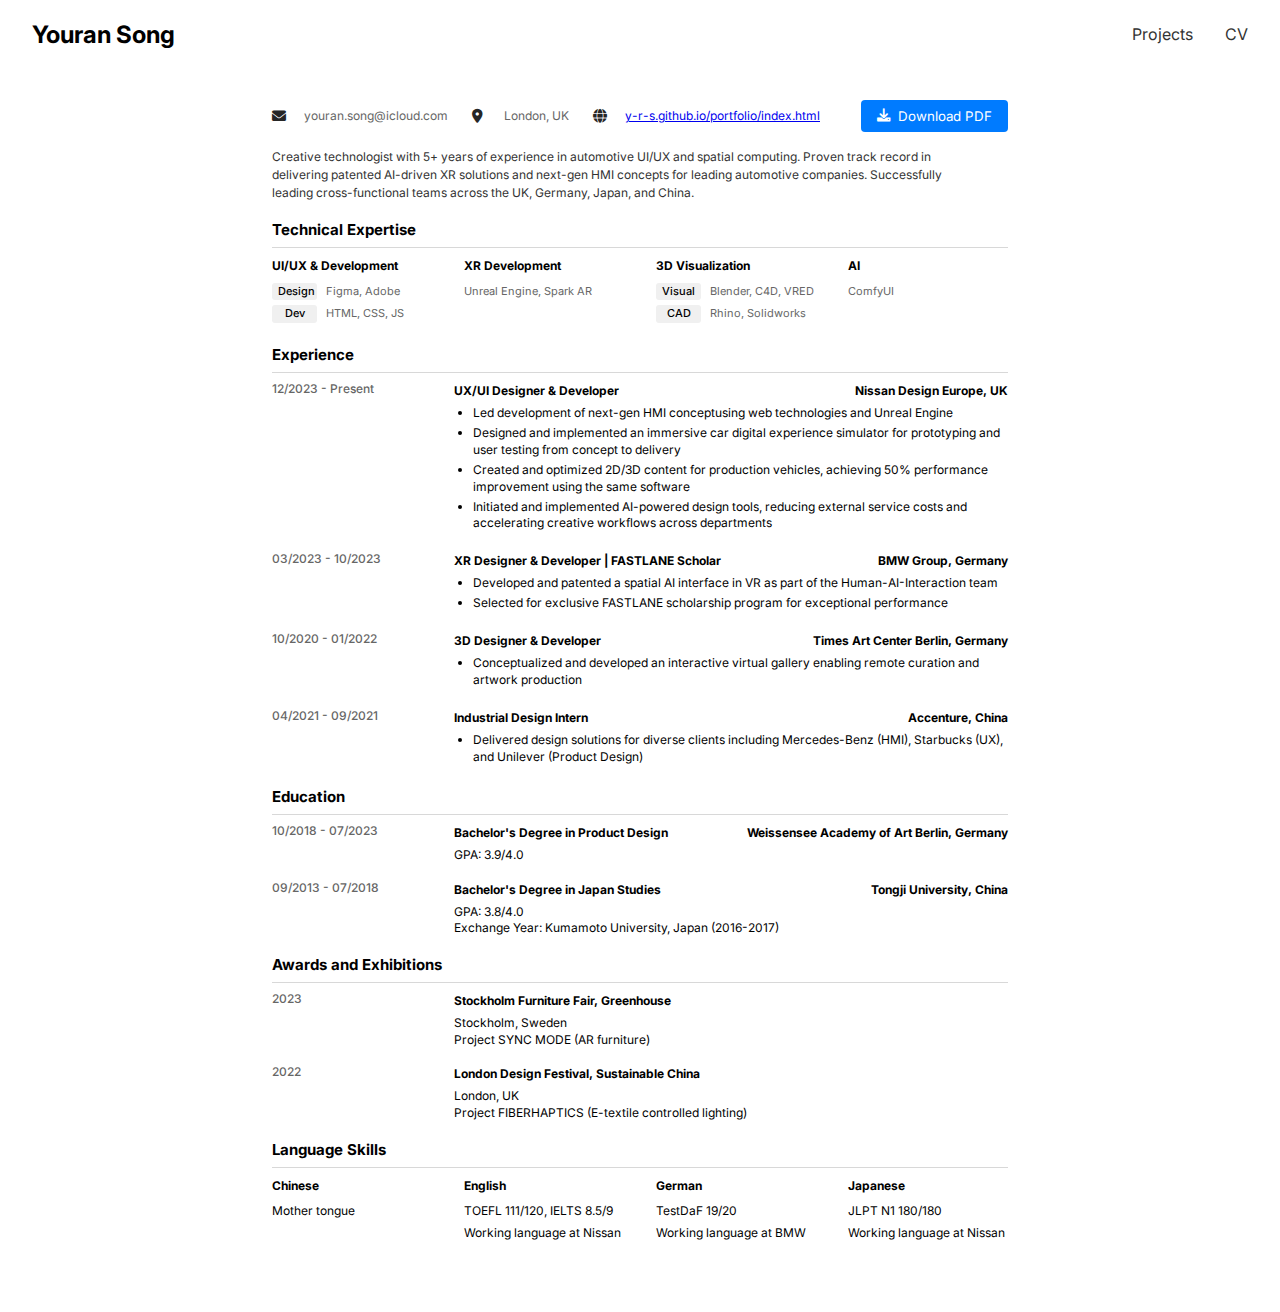
<file: cv.html>
<!DOCTYPE html>
<html lang="en">
  <head>
    <meta charset="UTF-8" />
    <meta name="viewport" content="width=device-width, initial-scale=1.0" />
    <meta name="format-detection" content="telephone=no" />
    <title>Youran Song - CV</title>
    <link rel="stylesheet" href="css/style.css" />
    <link rel="stylesheet" href="css/cv.css" />
    <link
      href="https://fonts.googleapis.com/css2?family=Inter:wght@400;500;600;700&display=swap"
      rel="stylesheet"
    />
    <link
      rel="stylesheet"
      href="https://cdnjs.cloudflare.com/ajax/libs/font-awesome/6.0.0/css/all.min.css"
    />
  </head>
  <body>
    <nav class="navbar">
      <div class="logo">Youran Song</div>
      <div class="burger">
        <div class="line1"></div>
        <div class="line2"></div>
        <div class="line3"></div>
      </div>
      <ul class="nav-links">
        <li><a href="index.html#projects">Projects</a></li>
        <li><a href="#" class="active">CV</a></li>
      </ul>
    </nav>

    <main class="cv-container">
      <div class="cv-header">
        <div class="cv-contact">
          <p><i class="fas fa-envelope"></i>youran.song@icloud.com</p>
          <p><i class="fas fa-location-dot"></i>London, UK</p>
          <p>
            <i class="fas fa-globe"></i
            ><a
              href="https://y-r-s.github.io/portfolio/index.html"
              target="_blank"
              >y-r-s.github.io/portfolio/index.html</a
            >
          </p>
        </div>
        <div class="cv-actions">
          <button onclick="window.print()" class="download-btn">
            <i class="fas fa-download"></i> Download PDF
          </button>
        </div>
      </div>

      <section class="profile">
        <p>
          Creative technologist with 5+ years of experience in automotive UI/UX
          and spatial computing. Proven track record in delivering patented
          AI-driven XR solutions and next-gen HMI concepts for leading
          automotive companies. Successfully leading cross-functional teams
          across the UK, Germany, Japan, and China.
        </p>
      </section>

      <section class="cv-section">
        <h2>Technical Expertise</h2>
        <div class="technical-grid">
          <div class="cv-item">
            <div class="cv-content">
              <h3>UI/UX & Development</h3>
              <p>
                <span class="skill-tag">Design</span>
                <span class="skill-tools">Figma, Adobe</span>
              </p>
              <p>
                <span class="skill-tag">Dev</span>
                <span class="skill-tools">HTML, CSS, JS</span>
              </p>
            </div>
          </div>

          <div class="cv-item">
            <div class="cv-content">
              <h3>XR Development</h3>
              <p>
                <span class="skill-tools">Unreal Engine, Spark AR</span>
              </p>
            </div>
          </div>

          <div class="cv-item">
            <div class="cv-content">
              <h3>3D Visualization</h3>
              <p>
                <span class="skill-tag">Visual</span>
                <span class="skill-tools">Blender, C4D, VRED</span>
              </p>
              <p>
                <span class="skill-tag">CAD</span>
                <span class="skill-tools">Rhino, Solidworks</span>
              </p>
            </div>
          </div>

          <div class="cv-item">
            <div class="cv-content">
              <h3>AI</h3>
              <p>
                <span class="skill-tools">ComfyUI</span>
              </p>
            </div>
          </div>
        </div>
      </section>

      <section class="cv-section">
        <h2>Experience</h2>
        <div class="cv-item">
          <div class="cv-date">12/2023 - Present</div>
          <div class="cv-content">
            <h3>
              <span>UX/UI Designer & Developer</span>
              <span class="company">Nissan Design Europe, UK</span>
            </h3>
            <ul>
              <li>
                Led development of next-gen HMI conceptusing web technologies
                and Unreal Engine
              </li>
              <li>
                Designed and implemented an immersive car digital experience
                simulator for prototyping and user testing from concept to
                delivery
              </li>
              <li>
                Created and optimized 2D/3D content for production vehicles,
                achieving 50% performance improvement using the same software
              </li>
              <li>
                Initiated and implemented AI-powered design tools, reducing
                external service costs and accelerating creative workflows
                across departments
              </li>
            </ul>
          </div>
        </div>

        <div class="cv-item">
          <div class="cv-date">03/2023 - 10/2023</div>
          <div class="cv-content">
            <h3>
              <span>XR Designer & Developer | FASTLANE Scholar</span>
              <span class="company">BMW Group, Germany</span>
            </h3>
            <ul>
              <li>
                Developed and patented a spatial AI interface in VR as part of
                the Human-AI-Interaction team
              </li>
              <li>
                Selected for exclusive FASTLANE scholarship program for
                exceptional performance
              </li>
            </ul>
          </div>
        </div>

        <div class="cv-item">
          <div class="cv-date">10/2020 - 01/2022</div>
          <div class="cv-content">
            <h3>
              <span>3D Designer & Developer</span>
              <span class="company">Times Art Center Berlin, Germany</span>
            </h3>
            <ul>
              <li>
                Conceptualized and developed an interactive virtual gallery
                enabling remote curation and artwork production
              </li>
            </ul>
          </div>
        </div>

        <div class="cv-item">
          <div class="cv-date">04/2021 - 09/2021</div>
          <div class="cv-content">
            <h3>
              <span>Industrial Design Intern</span>
              <span class="company">Accenture, China</span>
            </h3>
            <ul>
              <li>
                Delivered design solutions for diverse clients including
                Mercedes-Benz (HMI), Starbucks (UX), and Unilever (Product
                Design)
              </li>
            </ul>
          </div>
        </div>
      </section>

      <section class="cv-section">
        <h2>Education</h2>
        <div class="cv-item">
          <div class="cv-date">10/2018 - 07/2023</div>
          <div class="cv-content">
            <h3>
              <span>Bachelor's Degree in Product Design</span>
              <span class="company"
                >Weissensee Academy of Art Berlin, Germany</span
              >
            </h3>
            <p>GPA: 3.9/4.0</p>
          </div>
        </div>

        <div class="cv-item">
          <div class="cv-date">09/2013 - 07/2018</div>
          <div class="cv-content">
            <h3>
              <span>Bachelor's Degree in Japan Studies</span>
              <span class="company">Tongji University, China</span>
            </h3>
            <p>GPA: 3.8/4.0</p>
            <p>Exchange Year: Kumamoto University, Japan (2016-2017)</p>
          </div>
        </div>
      </section>

      <section class="cv-section" id="awards">
        <h2>Awards and Exhibitions</h2>
        <div class="cv-item">
          <div class="cv-date">2023</div>
          <div class="cv-content">
            <h3>Stockholm Furniture Fair, Greenhouse</h3>
            <p>Stockholm, Sweden</p>
            <p>Project SYNC MODE (AR furniture)</p>
          </div>
        </div>
        <div class="cv-item">
          <div class="cv-date">2022</div>
          <div class="cv-content">
            <h3>London Design Festival, Sustainable China</h3>
            <p>London, UK</p>
            <p>Project FIBERHAPTICS (E-textile controlled lighting)</p>
          </div>
        </div>
      </section>

      <section class="cv-section">
        <h2>Language Skills</h2>
        <div class="technical-grid">
          <div class="cv-item">
            <div class="cv-content">
              <h3>Chinese</h3>
              <p>Mother tongue</p>
            </div>
          </div>

          <div class="cv-item">
            <div class="cv-content">
              <h3>English</h3>
              <p>TOEFL 111/120, IELTS 8.5/9</p>
              <p>Working language at Nissan</p>
            </div>
          </div>

          <div class="cv-item">
            <div class="cv-content">
              <h3>German</h3>
              <p>TestDaF 19/20</p>
              <p>Working language at BMW</p>
            </div>
          </div>

          <div class="cv-item">
            <div class="cv-content">
              <h3>Japanese</h3>
              <p>JLPT N1 180/180</p>
              <p>Working language at Nissan</p>
            </div>
          </div>
        </div>
      </section>

      <!-- Add more sections as needed -->
    </main>
    <script src="js/main.js"></script>
  </body>
</html>
</file>
<file: css/cv.css>
/* Base styles */
.cv-container {
    max-width: 800px;
    margin: 100px auto 50px;
    padding: 0 2rem;
    font-size: 14px;
}

/* Header styles */
.cv-header {
    display: flex;
    justify-content: space-between;
    align-items: center;
    margin-bottom: 1rem;
}

.cv-header h1 {
    display: none;
}

/* Contact info */
.cv-contact {
    display: flex;
    gap: 1.5rem;
    color: #666;
    font-size: 12px;
}

.cv-contact p {
    display: flex;
    align-items: center;
    gap: 0.5rem;
}

.cv-contact i {
    color: #262626;
    font-size: 14px;
    width: 1.5rem;
}

/* Download button */
.cv-actions {
    display: flex;
    gap: 1rem;
}

.download-btn {
    padding: 0.5rem 1rem;
    background-color: #007bff;
    color: white;
    border: none;
    border-radius: 4px;
    cursor: pointer;
    display: flex;
    align-items: center;
    gap: 0.5rem;
    font-family: 'Inter', sans-serif;
}

/* Profile section */
.profile {
    margin-bottom: 1rem;
}

.profile p {
    color: #333;
    line-height: 1.5;
    font-size: 12px;
    max-width: 95%;
    margin-top: 0;
}

/* Section styles */
.cv-section {
    margin-bottom: 1rem;
}

.cv-section h2 {
    font-size: 15px;
    border-bottom: 1px solid #d8d8d8;
    padding-bottom: 0.3rem;
    margin-bottom: 0.5rem;
}

/* Content grid */
.cv-item {
    display: grid;
    grid-template-columns: 150px 1fr;
    gap: 2rem;
    margin-bottom: 1rem;
}

.cv-date {
    color: #666;
    font-weight: 500;
    font-size: 12px;
    line-height: 1.4;
    text-decoration: none;
    -webkit-text-decoration: none;
    pointer-events: none;
    -webkit-tap-highlight-color: transparent;
}

.cv-content h3 {
    font-size: 12px;
    margin-bottom: 0.3rem;
    display: flex;
    justify-content: space-between;
    align-items: center;
}

.cv-content h3 span.company {
    color: #000000;
    font-weight: bold;
}

.cv-content p, 
.cv-content li {
    font-size: 12px;
    line-height: 1.4;
}

.cv-content ul {
    margin-top: 0.3rem;
    padding-left: 1.2rem;
}

.cv-content li {
    margin-bottom: 0.2rem;
}

/* Technical expertise grid */
.technical-grid {
    display: flex;
    gap: 2rem;
    margin-bottom: 1rem;
}

.technical-grid .cv-item {
    flex: 1;
    display: block;
    margin-bottom: 0;
}

.technical-grid .cv-content {
    width: 100%;
}

.technical-grid .cv-content h3 {
    margin-bottom: 0.5rem;
}

.technical-grid .cv-content p {
    margin-bottom: 0.3rem;
}

/* Skill tags */
.skill-tag {
    display: inline-block;
    background: #f0f0f0;
    padding: 1px 6px;
    border-radius: 3px;
    margin-right: 6px;
    font-weight: 500;
    font-size: 11px;
    width: 45px;
    text-align: center;
}

.skill-tools {
    display: inline-block;
    color: #666;
    font-size: 11px;
    white-space: nowrap;
}

/* Navigation styles */
.navbar {
    position: fixed;
    top: 0;
    left: 0;
    right: 0;
    padding: 1rem 2rem;
    display: flex;
    justify-content: space-between;
    align-items: center;
    background: white;
    z-index: 1000;
}

.burger {
    display: none;
    cursor: pointer;
}

.burger div {
    width: 25px;
    height: 3px;
    background-color: black;
    margin: 5px;
    transition: all 0.3s ease;
}

/* Mobile styles */
@media screen and (max-width: 768px) {
    .cv-container {
        margin: 80px auto 30px;
        padding: 0 1.5rem;
        max-width: 100%;
    }

    .cv-header {
        flex-direction: column;
        align-items: flex-start;
        gap: 1.2rem;
        margin-top: 2rem;
        margin-bottom: 2rem;
    }

    .cv-contact {
        flex-direction: column;
        gap: 0.8rem;
        font-size: 15px;
    }

    .cv-actions {
        display: none;
    }

    .cv-item {
        grid-template-columns: 1fr;
        gap: 0.5rem;
        margin-bottom: 2rem;
        padding-bottom: 0.5rem;
    }

    .cv-date {
        font-size: 15px;
        margin-bottom: 0.3rem;
        color: #444;
    }

    .cv-section h2 {
        font-size: 20px;
        margin-bottom: 1.8rem;
        padding-bottom: 0.5rem;
        border-bottom: 2px solid #d8d8d8;
    }

    .cv-content h3 {
        font-size: 16px;
        margin-bottom: 0.8rem;
        line-height: 1.4;
    }

    .cv-content p, 
    .cv-content li {
        font-size: 15px;
        line-height: 1.6;
        margin-bottom: 0.5rem;
    }

    .profile p {
        font-size: 15px;
        line-height: 1.7;
        max-width: 100%;
        margin-bottom: 2rem;
    }

    .skill-tag {
        width: 66px;
        padding: 3px 8px;
        font-size: 15px;
    }

    .skill-tools {
        font-size: 15px;
        padding: 3px 8px;
    }

    .technical-grid {
        display: grid;
        grid-template-columns: 1fr 1fr;
        gap: 1.5rem;
        margin-bottom: 2rem;
    }

    .cv-section {
        margin-bottom: 3.5rem;
    }

    .cv-content ul {
        padding-left: 1.2rem;
        margin-top: 0.5rem;
    }

    .cv-content li {
        margin-bottom: 0.8rem;
    }

    .burger {
        display: block;
    }

    .nav-links {
        position: fixed;
        right: 0;
        height: 100vh;
        top: 0;
        background-color: #fff;
        display: flex;
        flex-direction: column;
        align-items: center;
        width: 50%;
        transform: translateX(100%);
        transition: transform 0.5s ease-in;
        padding-top: 60px;
    }

    .nav-links.nav-active {
        transform: translateX(0%);
    }

    .toggle .line1 { transform: rotate(-45deg) translate(-5px, 6px); }
    .toggle .line2 { opacity: 0; }
    .toggle .line3 { transform: rotate(45deg) translate(-5px, -6px); }
}

/* Small screen adjustments */
@media screen and (max-width: 480px) {
    .cv-container {
        margin: 60px auto 20px;
    }

    .cv-header h1 {
        font-size: 20px;
    }

    .download-btn {
        padding: 0.4rem 0.8rem;
        font-size: 12px;
    }

    .technical-grid {
        display: flex;
        flex-direction: column;
        gap: 1rem;
    }
}

/* Print styles */
@media print {
    /* Add white background */
    body {
        print-color-adjust: exact;
        -webkit-print-color-adjust: exact;
        margin: 0;
        max-height: 297mm;
        overflow: hidden;
        background-color: white;
    }

    .cv-container {
        page-break-after: always;
        max-height: 100vh;
        overflow: hidden;
        background-color: white;
    }

    /* Hide website link */
    .cv-contact p:last-child {
        display: none;
    }

    .cv-header {
        justify-content: flex-start;
        margin-top: 0;
    }

    .cv-header h1 {
        display: block;
        font-size: 22px;
        margin-bottom: 0;
    }

    .cv-actions, #awards {
        display: none;
    }

    @page {
        margin: 0;
        size: A4;
    }

    .cv-section {
        page-break-inside: avoid;
    }

    head, script, style {
        display: none;
    }
}
</file>
<file: css/style.css>
/* Add Inter font import at the top of the file */
@import url('https://fonts.googleapis.com/css2?family=Inter:wght@400;500;600;700&display=swap');

/* Reset and base styles */
* {
    margin: 0;
    padding: 0;
    box-sizing: border-box;
}

body {
    font-family: 'Inter', sans-serif;
    line-height: 1.6;
    min-height: 100vh;
    display: flex;
    flex-direction: column;
}

/* Navigation */
.navbar {
    position: fixed;
    top: 0;
    width: 100%;
    display: flex;
    justify-content: space-between;
    align-items: center;
    padding: 1rem 2rem;
    background-color: #fff;
    z-index: 1000;
}

.logo {
    font-size: 1.5rem;
    font-weight: bold;
}

.nav-links {
    display: flex;
    list-style: none;
}

.nav-links li {
    margin-left: 2rem;
}

.nav-links a {
    text-decoration: none;
    color: #333;
    transition: color 0.3s ease;
}

.nav-links a:hover {
    color: #007bff;
}

/* Hero Section */
.hero {
    height: 100vh;
    display: flex;
    align-items: center;
    justify-content: center;
    text-align: center;
    /* background-color: #f8f9fa; */
}

.hero-content h1 {
    font-size: 3rem;
    margin-bottom: 1rem;
}

.cta-button {
    display: inline-block;
    padding: 1rem 2rem;
    background-color: #007bff;
    color: #fff;
    text-decoration: none;
    border-radius: 5px;
    margin-top: 1rem;
    transition: background-color 0.3s ease;
}

.cta-button:hover {
    background-color: #0056b3;
}

/* Projects Section */
.projects {
    padding: 8rem 0 0;
    flex: 1;
}

.project-grid {
    max-width: 1200px;
    margin: 0 auto;
    display: grid;
    grid-template-columns: repeat(auto-fit, minmax(300px, 1fr));
    gap: 0;
}

.project-card {
    border-radius: 0;
    padding: 0;
    position: relative;
    margin: 0;
    border: 1px solid #000;
}

.project-card h3 {
    margin-bottom: 1rem;
    color: #333;
    font-size: 0.8rem;
    font-weight: 400;
}

.project-demo {
    background: #dcdcdc;
    border-radius: 0;
    height: 300px;
    margin: 0;
    display: flex;
    align-items: center;
    justify-content: center;
    position: relative;
    overflow: hidden;
}

.project-info {
    margin-top: 1rem;
}

.project-info p {
    color: #666;
    margin-bottom: 1rem;
}

/* Contact Section */
.contact {
    padding: 5rem 2rem;
    background-color: #fff;
}

.contact h2 {
    text-align: center;
    margin-bottom: 3rem;
}

.contact-content {
    max-width: 600px;
    margin: 0 auto;
}

#contact-form {
    display: flex;
    flex-direction: column;
    gap: 1rem;
}

#contact-form input,
#contact-form textarea {
    padding: 0.8rem;
    border: 1px solid #ddd;
    border-radius: 5px;
}

#contact-form textarea {
    min-height: 150px;
}

#contact-form button {
    padding: 1rem;
    background-color: #007bff;
    color: #fff;
    border: none;
    border-radius: 5px;
    cursor: pointer;
    transition: background-color 0.3s ease;
}

#contact-form button:hover {
    background-color: #0056b3;
}

/* Footer */
footer {
    margin-top: auto;
    padding: 3rem 2rem;
    text-align: center;
    background-color: #333;
    color: #fff;
}

footer h2 {
    margin-bottom: 2rem;
    font-size: 1.8rem;
}

.social-links {
    margin-bottom: 2rem;
    display: flex;
    justify-content: center;
    gap: 3rem;
}

.social-links a {
    color: #fff;
    font-size: 1.8rem;
    transition: color 0.3s ease;
    text-decoration: none;
    display: inline-block;
}

.social-links a:hover {
    color: #007bff;
}

/* Mobile menu */
.burger {
    display: none;
    cursor: pointer;
}

.burger div {
    width: 25px;
    height: 3px;
    background-color: #333;
    margin: 5px;
    transition: all 0.3s ease;
}

/* Responsive Design */
@media (max-width: 768px) {
    .nav-links {
        position: fixed;
        right: 0;
        height: 100vh;
        top: 0;
        background-color: #fff;
        display: flex;
        flex-direction: column;
        align-items: center;
        width: 50%;
        transform: translateX(100%);
        transition: transform 0.5s ease-in;
        padding-top: 60px;
    }

    .nav-links li {
        margin: 2rem;
    }

    .burger {
        display: block;
        z-index: 2;
    }

    .nav-active {
        transform: translateX(0%);
    }

    .toggle .line1 {
        transform: rotate(-45deg) translate(-5px, 6px);
    }

    .toggle .line2 {
        opacity: 0;
    }

    .toggle .line3 {
        transform: rotate(45deg) translate(-5px, -6px);
    }

    .projects {
        padding: 8rem 0rem 5rem;
    }

    .project-card {
        padding: 0;
        height: 500px;
        margin: 0;
        border: 1px solid #000;
    }

    .project-demo {
        height: 100%;
        margin: 0;
    }

    .project-grid {
        grid-template-columns: 1fr;
        /* gap: 0rem; */
    }
}

/* Remove duplicate background gradients and consolidate dial styles */
.dial-background,
.dial-circle,
#dial-demo {
    background: linear-gradient(to bottom, #f5f5f5 50%, #eaeaea 50%);
}

.dial-background,
.dial-circle {
    position: absolute;
    width: 150px;
    height: 150px;
    border-radius: 50%;
    top: 50%;
    left: 50%;
    transform: translate(-50%, -50%);
}

.dial-circle {
    cursor: grab;
    touch-action: none;
    outline: 1px solid rgba(128, 128, 128, 0);
    transform-origin: center;
    transform: translate(-50%, -50%) rotate(0deg);
}

.dial-circle:active {
    cursor: grabbing;
}

/* Keep the rest of your styles as they are */
.dial-markers {
    position: absolute;
    width: 200px;
    height: 200px;
    top: 50%;
    left: 50%;
    transform: translate(-50%, -50%);
    z-index: 2;
    pointer-events: none;
}

.dial-markers span {
    position: absolute;
    width: 4px;
    height: 4px;
    background-color: #262626;
    border-radius: 50%;
    pointer-events: none;
}

/* Update marker positions for 5 circles */
.dial-markers span:nth-child(1) {
    left: 5%;
    top: 50%;
    transform: translateY(-50%);
}

.dial-markers span:nth-child(2) {
    left: 18%;
    top: 18%;
}

.dial-markers span:nth-child(3) {
    left: 50%;
    top: 5%;
    transform: translateX(-50%);
}

.dial-markers span:nth-child(4) {
    right: 18%;
    top: 18%;
}

.dial-markers span:nth-child(5) {
    right: 5%;
    top: 50%;
    transform: translateY(-50%);
}

/* Add the line style */
.dial-line {
    position: absolute;
    width: 150px;
    height: 2px;
    top: 50%;
    left: 50%;
    transform: translate(-50%, -50%);
    background: linear-gradient(to right, rgba(0, 0, 0), rgba(0, 0, 0, 0.1));
    pointer-events: none;
    z-index: 1;
}

/* Add this to your existing styles */
.project-card.hidden {
    display: none;
}

/* Add this to ensure content stays above the animated background */
.navbar, 
.projects,
.footer {
    position: relative;
    z-index: 1;
}
</file>
